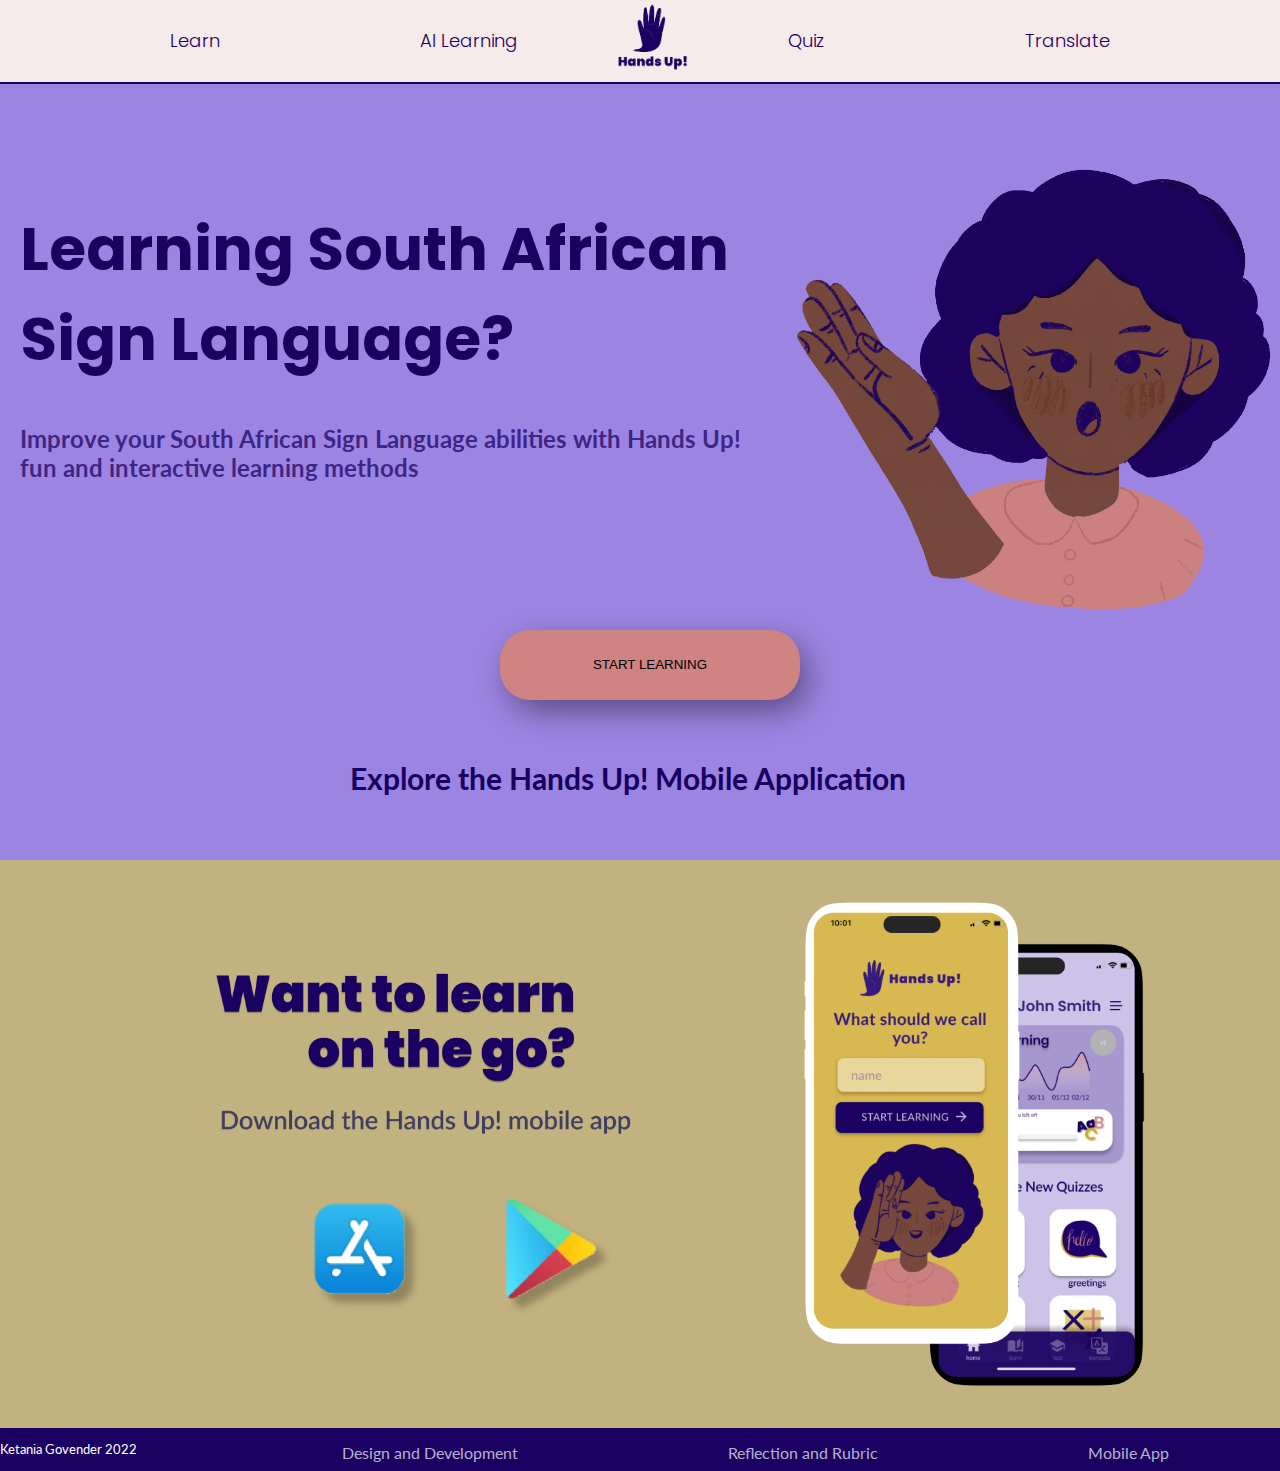
<file: index.html>
<!DOCTYPE html>
<html lang="en">
<head>
    <meta charset="UTF-8">
    <meta http-equiv="X-UA-Compatible" content="IE=edge">
    <meta name="viewport" content="width=device-width, initial-scale=1.0">
    <title> Hands Up! - A South African Sign Language Learning Application</title>
    <link rel="icon" href="assets/IMG_5470.PNG" type="image/x-icon">

    <!--INTERNAL SCRIPTS AND STYLES-->
    <link rel="stylesheet" href="index.css">
    <script src="js/design.js" async></script>
 <!--  <script src="js/main.js" async></script> --> 
</head>
<body>
    <header>
   
        <a href="pages/learn.html" id="navA"> Learn</a>
        <a href="pages/aigame.html" id="navA"> AI Learning</a>
        <a href="index.html" id="homeTitle"> <img src="src/navlogo.png" alt="navigation logo" id="navLogo"></a>
        <a href="pages/quiz.html" id="navA"> Quiz</a>
        <a href="pages/translate.html" id="navA"> Translate</a>
    
    </header>
<main id="main">
   <h1> </h1>

<section id="sectionA">
  <span><h1>Learning South African Sign Language?</h1>
<h2> Improve your South African Sign Language abilities with Hands Up! fun and interactive learning methods</h2></span>  
<img src="src/IMG_5520.GIF" alt="Woman signing Hello" style="max-width: 500px;" id="welcomeImg">

</section>
<button><a href="learn.html" id>START LEARNING</a></button>
<section id="sectionB">
  <h3>Explore the Hands Up! Mobile Application</h3>
  <img src="src/mobilebanner.png" alt="Ad to download the mobile application" id="mobileBanner">
    </section></main>

    <footer>
      <p id="footerName">Ketania Govender 2022</p>
      
      <a href="pages/dandd.html" id="footLinks" target="_blank"> Design and Development</a>
      <a href="pages/reflection.html" id="footLinks" target="_blank"> Reflection and Rubric</a>
      <a href="https://snack.expo.dev/@ketania/handsup" id="footLinks"> Mobile App</a>
    </footer>
</body>
</html>
</file>
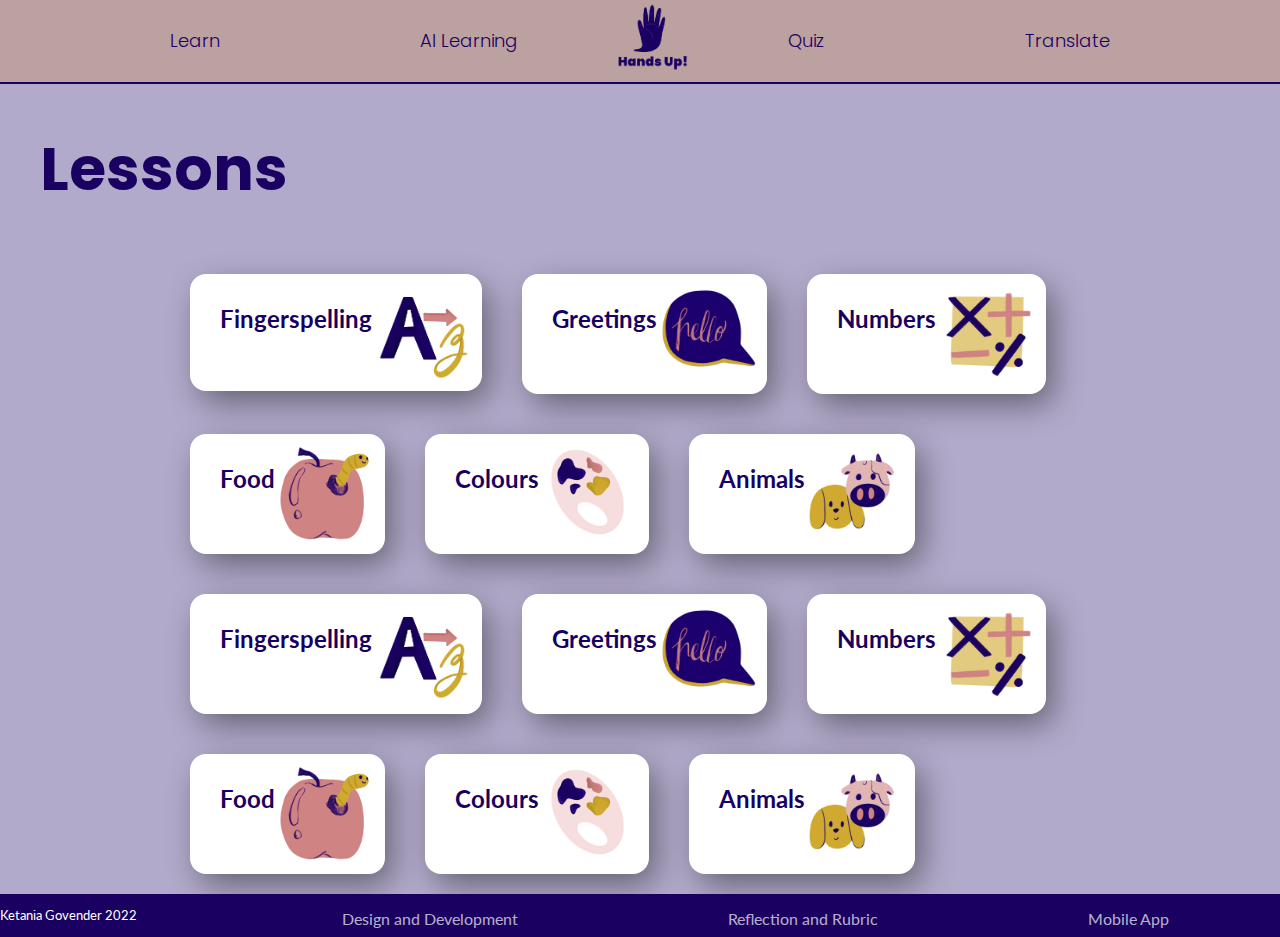
<file: pages/learn.html>
<!DOCTYPE html>
<html lang="en">
<head>
    <meta charset="UTF-8">
    <meta http-equiv="X-UA-Compatible" content="IE=edge">
    <meta name="viewport" content="width=device-width, initial-scale=1.0">
    <title> Lessons</title>
    <link rel="icon" href="../assets/IMG_5470.PNG" type="image/x-icon">

    <!--INTERNAL SCRIPTS AND STYLES-->
    <link rel="stylesheet" href="../styles/global.css">
   
 <!--  <script src="js/main.js" async></script> --> 
</head>
<body style="background-color: #18006155;">
    <header>
   
        <a href="learn.html" id="navA"> Learn</a>
        <a href="aigame.html" id="navA"> AI Learning</a>
        <a href="../index.html" id="homeTitle"> <img src="../src/navlogo.png" alt="navigation logo" id="navLogo"></a>
        <a href="quiz.html" id="navA"> Quiz</a>
        <a href="translate.html" id="navA"> Translate</a>
    
    </header>
<main id="main" >
    <h1> Lessons</h1>
<section id="lessonBox">
        <a href="alphabet.html" id="lessonLink">
    <article id="lessonArticle" >
<div id="lessonStuff"><h2>Fingerspelling</h2> <img src="../src/IMG_5521.PNG" alt="A to Z illustration" id="lessonCardImg"></div>

    </article></a>
    <article id="lessonArticle">
        <div id="lessonStuff"><h2>Greetings</h2> <img src="../src/IMG_5522.PNG" alt="A to Z illustration" id="lessonCardImg"></div>
        
            </article>
            <article id="lessonArticle">
                <div id="lessonStuff"><h2>Numbers</h2> <img src="../src/IMG_5523 (1).JPG" alt="A to Z illustration" id="lessonCardImg"></div>
               
                    </article>
</section>
<section id="lessonBox">

    <article id="lessonArticle">
<div id="lessonStuff"><h2>Food</h2> <img src="../src/IMG_5527.PNG" alt="A to Z illustration" id="lessonCardImg"></div>

    </article>
    <article id="lessonArticle">
        <div id="lessonStuff"><h2>Colours</h2> <img src="../src/IMG_5526.PNG" alt="A to Z illustration" id="lessonCardImg"></div>
        
            </article>
            <article id="lessonArticle">
                <div id="lessonStuff"><h2>Animals</h2> <img src="../src/IMG_5525.PNG" alt="A to Z illustration" id="lessonCardImg"></div>
               
                    </article>
                    
</section>

<section id="lessonBox">

    <article id="lessonArticle">
<div id="lessonStuff"><h2>Fingerspelling</h2> <img src="../src/IMG_5521.PNG" alt="A to Z illustration" id="lessonCardImg"></div>

    </article>
    <article id="lessonArticle">
        <div id="lessonStuff"><h2>Greetings</h2> <img src="../src/IMG_5522.PNG" alt="A to Z illustration" id="lessonCardImg"></div>
        
            </article>
            <article id="lessonArticle">
                <div id="lessonStuff"><h2>Numbers</h2> <img src="../src/IMG_5523 (1).JPG" alt="A to Z illustration" id="lessonCardImg"></div>
               
                    </article>
</section>

<section id="lessonBox">

    <article id="lessonArticle">
<div id="lessonStuff"><h2>Food</h2> <img src="../src/IMG_5527.PNG" alt="A to Z illustration" id="lessonCardImg"></div>

    </article>
    <article id="lessonArticle">
        <div id="lessonStuff"><h2>Colours</h2> <img src="../src/IMG_5526.PNG" alt="A to Z illustration" id="lessonCardImg"></div>
        
            </article>
            <article id="lessonArticle">
                <div id="lessonStuff"><h2>Animals</h2> <img src="../src/IMG_5525.PNG" alt="A to Z illustration" id="lessonCardImg"></div>
               
                    </article>
                    
</section>


</main>
<footer>
    <p id="footerName">Ketania Govender 2022</p>
    
    <a href="../pages/dandd.html" id="footLinks" target="_blank"> Design and Development</a>
    <a href="../pages/reflection.html" id="footLinks" target="_blank"> Reflection and Rubric</a>
    <a href="https://snack.expo.dev/@ketania/handsup" id="footLinks"> Mobile App</a>
  </footer>
</body>
</html>
</file>
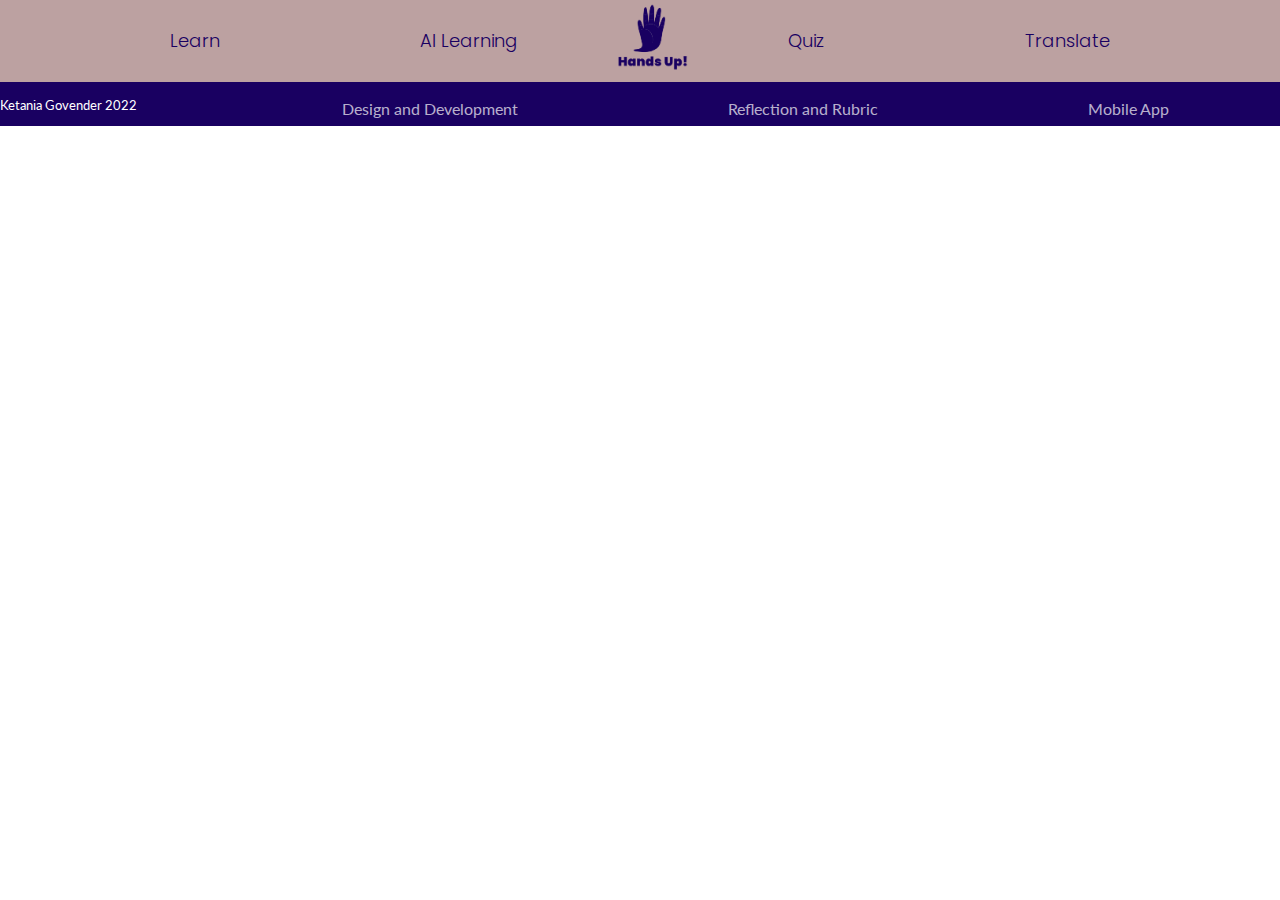
<file: pages/quiz.html>
<!DOCTYPE html>
<html lang="en">
<head>
    <meta charset="UTF-8">
    <meta http-equiv="X-UA-Compatible" content="IE=edge">
    <meta name="viewport" content="width=device-width, initial-scale=1.0">
    <title> Lessons</title>
    <link rel="icon" href="../assets/IMG_5470.PNG" type="image/x-icon">

    <!--INTERNAL SCRIPTS AND STYLES-->
    <link rel="stylesheet" href="../styles/global.css">
   
 <!--  <script src="js/main.js" async></script> --> 
</head>
<body>
    <header>
   
        <a href="learn.html" id="navA"> Learn</a>
        <a href="aigame.html" id="navA"> AI Learning</a>
        <a href="../index.html" id="homeTitle"> <img src="../src/navlogo.png" alt="navigation logo" id="navLogo"></a>
        <a href="quiz.html" id="navA"> Quiz</a>
        <a href="translate.html" id="navA"> Translate</a>
    
    </header>
<main id="main">
</main>
<footer>
    <p id="footerName">Ketania Govender 2022</p>
    
    <a href="../pages/dandd.html" id="footLinks" target="_blank"> Design and Development</a>
    <a href="../pages/reflection.html" id="footLinks" target="_blank"> Reflection and Rubric</a>
    <a href="https://snack.expo.dev/@ketania/handsup" id="footLinks"> Mobile App</a>
  </footer>
</body>
</html>
</file>
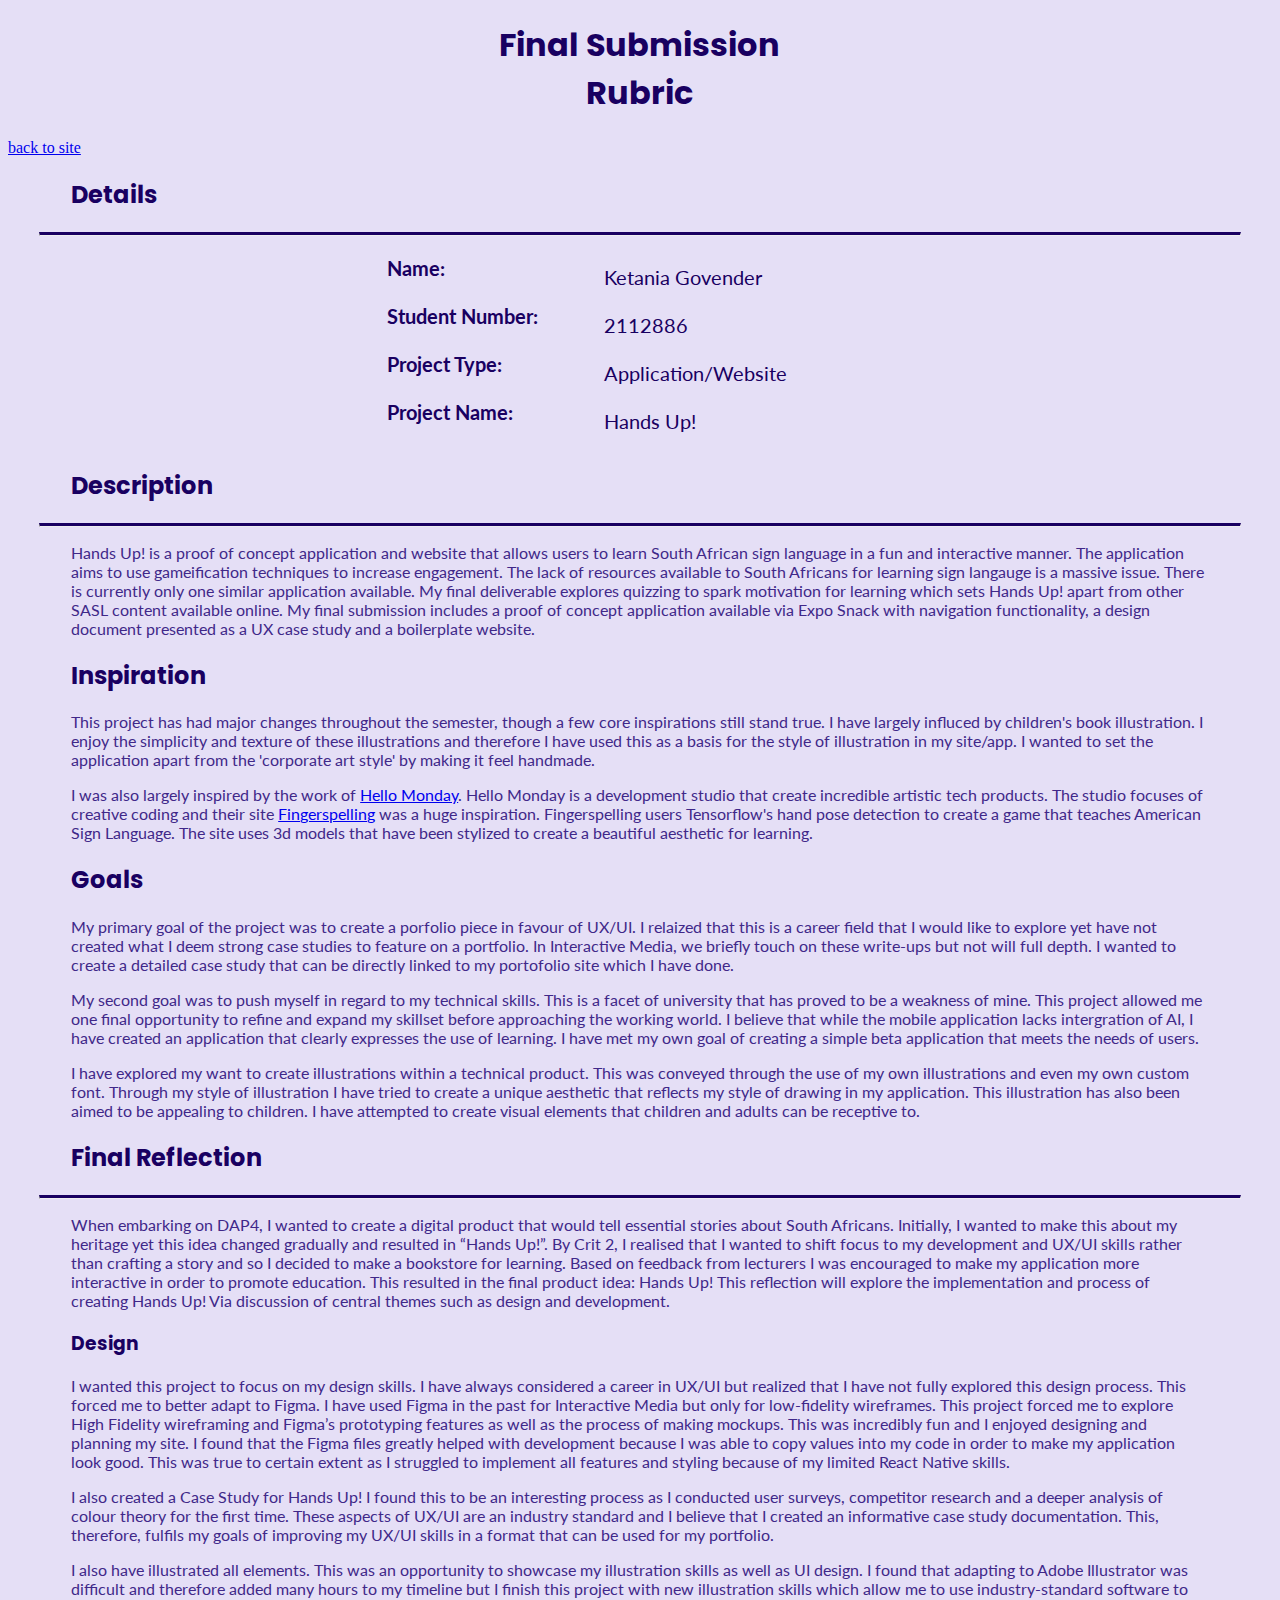
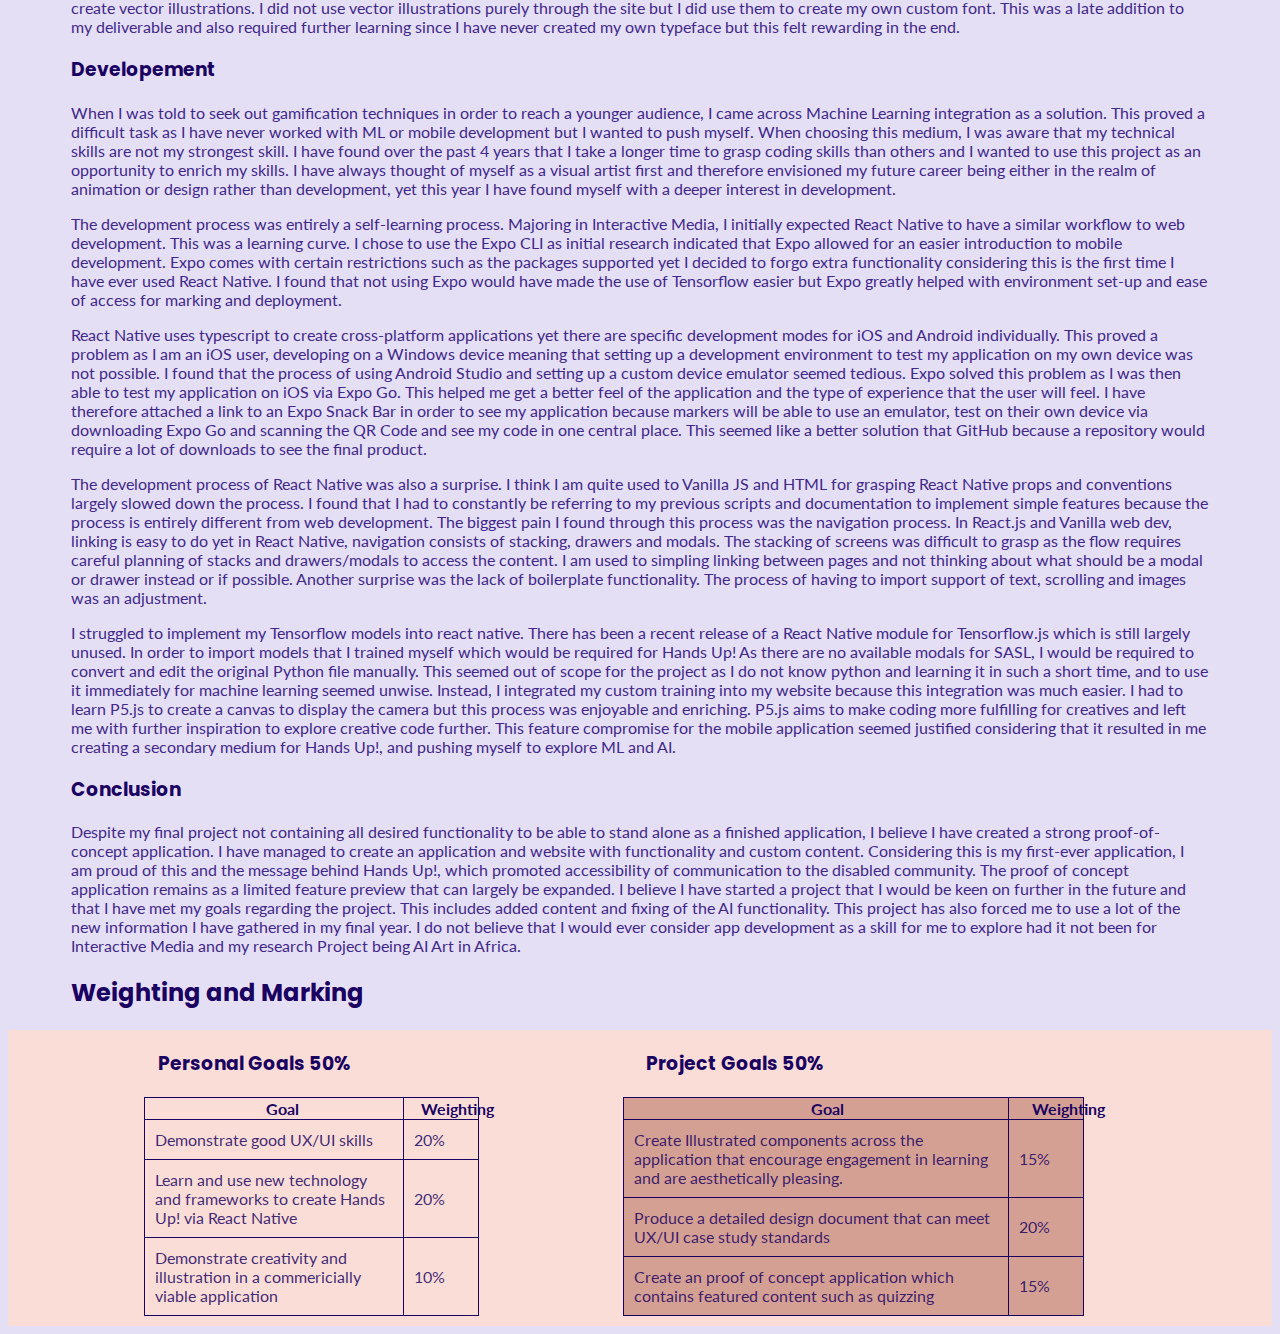
<file: pages/reflection.html>
<!DOCTYPE html>
<html lang="en">
<head>
    <meta charset="UTF-8">
    <meta http-equiv="X-UA-Compatible" content="IE=edge">
    <meta name="viewport" content="width=device-width, initial-scale=1.0">
    <title> Rubric and Reflection</title>
    <link rel="icon" href="../assets/IMG_5473.PNG" type="image/x-icon">

    <link rel="stylesheet" href="../styles/ref.css">
 
</head>
<body>

    <main id="main">
       
    <h1 class="h-entry p-name p-title"> Final Submission Rubric

    </h1>
    <a href="https://hands-up-sign-language.netlify.app/"> back to site</a>
 <h2> Details</h2>
 <hr>

 <section id="overview" class="h-card">
<dl>
    <dt>Name:</dt>
    <dd>Ketania Govender</dd>
    <dt>Student Number:</dt>
    <dd>2112886</dd>
    <dt>Project Type:</dt>
    <dd>Application/Website</dd>
    <dt>Project Name: </dt>
    <dd>Hands Up!</dd>
</dl>
 </section>

 <h2 class="h-entry">Description</h2>
 <hr>
 <p class="e-content"> Hands Up! is a proof of concept application and website that allows users to learn South African sign language in a fun and interactive manner.
    The application aims to use gameification techniques to increase engagement. The lack of resources available to South Africans for learning sign langauge is a massive issue.
    There is currently only one similar application available. My final deliverable explores quizzing to spark motivation for learning which 
    sets Hands Up! apart from other SASL content available online. My final submission includes a proof of concept application available via Expo Snack with navigation functionality, a design document presented as a UX case study and 
    a boilerplate website.
 </p>

 <h2 class="h-entry">Inspiration</h2>
<p>
 This project has had major changes throughout the semester, though a few core inspirations still stand true. I have largely influced by children's book illustration. I enjoy 
 the simplicity and texture of these illustrations and therefore I have used this as a basis for the style of illustration in my site/app. I wanted to set the application apart 
 from the 'corporate art style' by making it feel handmade. </p>


 
 <p class="e-content"> I was also largely inspired by the work of <a href="https://www.hellomonday.com/" target="_blank"> Hello Monday</a>. Hello Monday is a development studio that create incredible 
    artistic tech products. The studio focuses of creative coding and their site <a href="https://fingerspelling.xyz/" target="_blank"> Fingerspelling</a> was a huge inspiration. Fingerspelling users
    Tensorflow's hand pose detection to create a game that teaches American Sign Language. The site uses 3d models that have been stylized to create a beautiful aesthetic for learning.</p>

 <h2 class="h-entry">Goals</h2>
 
 <p class="e-content"> My primary goal of the project was to create a porfolio piece in favour of UX/UI. I relaized that this is a career field that I would like 
    to explore yet have not created what I deem strong case studies to feature on a portfolio. In Interactive Media, we briefly touch on these write-ups but not will full depth. I 
wanted to create a detailed case study that can be directly linked to my portofolio site which I have done.  </p>
<p>My second goal was to push myself in regard to my technical skills. This is a facet of university that has proved to be a weakness of mine. This project allowed me one final 
    opportunity to refine and expand my skillset before approaching the working world. I believe that while the mobile application lacks intergration of AI, I have created an application that 
    clearly expresses the use of learning. I have met my own goal of creating a simple beta application that meets the needs of users. 
</p>
<p>I have explored my want to create illustrations within a technical product. This was conveyed through the use of my own illustrations and even my own custom font. Through my style of illustration I have tried to create a 
    unique aesthetic that reflects my style of drawing in my application. This illustration has also been aimed to be appealing to children. I have attempted to create visual elements that children and adults can be receptive to. 
</p>

<h2 class="h-entry"> Final Reflection</h2>
 <hr>
 <p class="e-content">When embarking on DAP4, I wanted to create a digital product that would tell essential stories about South Africans. Initially, I wanted to make this about my heritage yet this idea changed gradually and resulted in “Hands Up!”. By Crit 2, I realised that I wanted to shift focus to my development and UX/UI skills rather than crafting a story and so I decided to make a bookstore for learning. Based on feedback from lecturers I was encouraged to make my application more interactive in order to promote education. This resulted in the final product idea: Hands Up!

    This reflection will explore the implementation and process of creating Hands Up! Via discussion of central themes such as design and development. 
    
    </p>

    <h3>Design</h3>
 <p class="e-content">I wanted this project to focus on my design skills. I have always considered a career in UX/UI but realized that I have not fully explored this design process. This forced me to better adapt to Figma. I have used Figma in the past for Interactive Media but only for low-fidelity wireframes. This project forced me to explore High Fidelity wireframing and Figma’s prototyping features as well as the process of making mockups. This was incredibly fun and I enjoyed designing and planning my site. I found that the Figma files greatly helped with development because I was able to copy values into my code in order to make my application look good. This was true to certain extent as I struggled to implement all features and styling because of my limited React Native skills. 
</p>
 <p class="e-content">I also created a Case Study for Hands Up! I found this to be an interesting process as I conducted user surveys, competitor research and a deeper analysis of colour theory for the first time. These aspects of UX/UI are an industry standard and I believe that I created an informative case study documentation. This, therefore, fulfils my goals of improving my UX/UI skills in a format that can be used for my portfolio. 

</p>
 <p class="e-content">I also have illustrated all elements. This was an opportunity to showcase my illustration skills as well as UI design. I found that adapting to Adobe Illustrator was difficult and therefore added many hours to my timeline but I finish this project with new illustration skills which allow me to use industry-standard software to create vector illustrations. I did not use vector illustrations purely through the site but I did use them to create my own custom font. This was a late addition to my deliverable and also required further learning since I have never created my own typeface but this felt rewarding in the end. 
</p>
<h3>Developement</h3>
 <p class="e-content">When I was told to seek out gamification techniques in order to reach a younger audience, I came across Machine Learning integration as a solution. This proved a difficult task as I have never worked with ML or mobile development but I wanted to push myself. When choosing this medium, I was aware that my technical skills are not my strongest skill. I have found over the past 4 years that I take a longer time to grasp coding skills than others and I wanted to use this project as an opportunity to enrich my skills. I have always thought of myself as a visual artist first and therefore envisioned my future career being either in the realm of animation or design rather than development, yet this year I have found myself with a deeper interest in development. 
</p>
 <p class="e-content">
    The development process was entirely a self-learning process. Majoring in Interactive Media, I initially expected React Native to have a similar workflow to web development. This was a learning curve. I chose to use the Expo CLI as initial research indicated that Expo allowed for an easier introduction to mobile development. Expo comes with certain restrictions such as the packages supported yet I decided to forgo extra functionality considering this is the first time I have ever used React Native. I found that not using Expo would have made the use of Tensorflow easier but Expo greatly helped with environment set-up and ease of access for marking and deployment.
    </p> 
 <p class="e-content">React Native uses typescript to create cross-platform applications yet there are specific development modes for iOS and Android individually. This proved a problem as I am an iOS user, developing on a Windows device meaning that setting up a development environment to test my application on my own device was not possible. I found that the process of using Android Studio and setting up a custom device emulator seemed tedious. Expo solved this problem as I was then able to test my application on iOS via Expo Go. This helped me get a better feel of the application and the type of experience that the user will feel. I have therefore attached a link to an Expo Snack Bar in order to see my application because markers will be able to use an emulator, test on their own device via downloading Expo Go and scanning the QR Code and see my code in one central place. This seemed like a better solution that GitHub because a repository would require a lot of downloads to see the final product.

</p>
 <p class="e-content">The development process of React Native was also a surprise. I think I am quite used to Vanilla JS and HTML for grasping React Native props and conventions largely slowed down the process. I found that I had to constantly be referring to my previous scripts and documentation to implement simple features because the process is entirely different from web development. The biggest pain I found through this process was the navigation process. In React.js and Vanilla web dev, linking is easy to do yet in React Native, navigation consists of stacking, drawers and modals. The stacking of screens was difficult to grasp as the flow requires careful planning of stacks and drawers/modals to access the content. I am used to simpling linking between pages and not thinking about what should be a modal or drawer instead or if possible. 
    Another surprise was the lack of boilerplate functionality. The process of having to import support of text, scrolling and images was an adjustment. 
    </p> 
 <p class="e-content"> 
    I struggled to implement my Tensorflow models into react native. There has been a recent release of a React Native module for Tensorflow.js which is still largely unused. In order to import models that I trained myself which would be required for Hands Up! As there are no available modals for SASL, I would be required to convert and edit the original Python file manually. This seemed out of scope for the project as I do not know python and learning it in such a short time, and to use it immediately for machine learning seemed unwise. Instead, I integrated my custom training into my website because this integration was much easier. I had to learn P5.js to create a canvas to display the camera but this process was enjoyable and enriching. P5.js aims to make coding more fulfilling for creatives and left me with further inspiration to explore creative code further. This feature compromise for the mobile application seemed justified considering that it resulted in me creating a secondary medium for Hands Up!, and pushing myself to explore ML and AI. 
    
    </p>
    <h3>Conclusion</h3>
 <p class="e-content">Despite my final project not containing all desired functionality to be able to stand alone as a finished application, I believe I have created a strong proof-of-concept application. I have managed to create an application and website with functionality and custom content. Considering this is my first-ever application, I am proud of this and the message behind Hands Up!, which promoted accessibility of communication to the disabled community. The proof of concept application remains as a limited feature preview that can largely be expanded. I believe I have started a project that I would be keen on further in the future and that I have met my goals regarding the project. This includes
    added content and fixing of the AI functionality. This project has also forced me to use a lot of the new information I have gathered in my final year. I do not believe that I would ever consider app development as a skill for me to explore had it not been for Interactive Media and my research Project being AI Art in Africa. 
</p>
 <h2 class="h-entry">Weighting and Marking</h2>

<section id="tables">
<article>
    <h3> Personal Goals 50%</h3>
    <table>
        <tr>
            <th>Goal</th>
            <th>Weighting</th>
        </tr>
        <tr>
            <td> Demonstrate good UX/UI skills</td>
            <td>20%</td>
        </tr>
        <tr>
            <td>Learn and use new technology and frameworks to create Hands Up! via React Native </td>
            <td>20%</td>
        </tr>
        <tr>
            <td>Demonstrate creativity and illustration in a commericially viable application</td>
            <td>10%</td>
        </tr>
    </table>
</article>

<article>
<h3> Project Goals 50%</h3>
    <table style="background-color: rgb(213, 160, 148);">
        <tr>
            <th>Goal</th>
            <th>Weighting</th>
        </tr>
        <tr>
            <td> Create Illustrated components across the application that encourage engagement in learning and are aesthetically pleasing.</td>
            <td>15%</td>
        </tr>
        <tr>
            <td>Produce a detailed design document that can meet UX/UI case study standards</td>
            <td>20%</td>
        </tr>
        <tr>
            <td>Create an proof of concept application which contains featured content such as quizzing </td>
            <td>15%</td>
        </tr>
    </table>
</article>

</section>
</main>
</body>
</html>
</file>
<file: index.css>
@import url('https://fonts.googleapis.com/css2?family=Lato:wght@400;700&family=Poppins:ital,wght@0,600;0,700;0,900;1,400&display=swap');

/*scroll bar */

header{
    display: inline-flex;
    justify-content: center;
    align-content: center;
    font-family: 'Poppins', sans-serif;
    font-weight: 300;
    font-size: 18px;
    color: #1a0069;
    text-decoration: none;
    border-bottom: 2px solid #190061;
    width: 100%;
    background-color: #cf83832b;
    top: 0;
    margin: none;

  
}
body{
    padding: 0;
    margin: 0;
    overflow-x: hidden;
    
}
#navA{
    text-decoration: none;
    padding-left: 100px;
    padding-right: 100px;
  align-self: center;
   justify-self: center;
   color: #190061 ;
}
#navLogo{
    max-width: 70px;
 }
h1{
    font-family: 'Poppins';
    color: #190061;
    padding-left: 20px;
    font-size: 60px;
    z-index: 2;
}
h2{
    font-family: 'Lato';
    color: #180061bb;  
    padding-left: 20px;
}
footer{
    display: inline-flex;
    background-color: #190061;
    width: 100%;
}
#footerName{
    color: white;
    font-family: 'Lato';
    font-size: smaller;
}
#footLinks{
    padding: 5px;
margin-top: 10px;
    margin-left: 200px;
    font-family: 'Lato';
    color: rgba(255, 255, 255, 0.707);
}
a #footLinks :hover{
    color: #CF8383;
    text-decoration: underline;
}
/*==================================Individual page stuff*/
#sectionA{
    display: flex;
    flex-direction: row;
}
#sectionB{
    display: flex;
    flex-direction: column;
}
h3{
    font-family: 'Lato';
    color: #180061;
    font-size: 30px;
   padding-left: 700px;
   width: 100%;
   height: 100px;
   align-self: center;
   justify-self: center;
   
   transform: translateY(30px);
}
#welcomeImg{
    z-index: 1;
transform: translateX(20);
}
button{
    max-width: 300px;
    height: 70px;
    padding: 10px;
    margin-left: 500px;
    background-color: #CF8383;
    border-radius: 30px;
    border: #CF8383;
    text-decoration: none;
    color: black;
    box-shadow: 8px 12px 33px -2px rgba(0,0,0,0.45);
-webkit-box-shadow: 8px 12px 33px -2px rgba(0,0,0,0.45);
-moz-box-shadow: 8px 12px 33px -2px rgba(0,0,0,0.45);
}
a{
    text-decoration: none;
    color: inherit;
}
#buttonA{
    color:inherit;
    text-decoration: none;
    font-size: 24px;
    
}
#mobileBanner{
max-width: 100%;
padding: 0;
margin: 0;
}
main{
    max-width: 100%;
    display: flex;
    flex-direction: column;
    margin: 0;
    background-color: #9c84e2;
}
</file>
<file: styles/global.css>
@import url('https://fonts.googleapis.com/css2?family=Lato:wght@400;700&family=Poppins:ital,wght@0,600;0,700;0,900;1,400&display=swap');

/*scroll bar */

header{
    display: inline-flex;
    justify-content: center;
    align-content: center;
    font-family: 'Poppins', sans-serif;
    font-weight: 300;
    font-size: 18px;
    color: #1a0069;
    text-decoration: none;
    border-bottom: 2px solid #190061;
    width: 100%;
    background-color: #bca1a1;
    top: 0;
    margin: none;

  
}
canvas {
    display: block;
  }
footer{
    display: inline-flex;
    background-color: #190061;
    width: 100%;
}
#footerName{
    color: white;
    font-family: 'Lato';
    font-size: smaller;
}
#footLinks{
    padding: 5px;
margin-top: 10px;
    margin-left: 200px;
    font-family: 'Lato';
    color: rgba(255, 255, 255, 0.707);
}
a #footLinks :hover{
    color: #CF8383;
    text-decoration: underline;
}
body{
    padding: 0;
    margin: 0;
    overflow-x: hidden;
    
}
#navA{
    text-decoration: none;
    padding-left: 100px;
    padding-right: 100px;
  align-self: center;
   justify-self: center;
   color: #190061 ;
}
#navLogo{
    max-width: 70px;
 }
h1{
    font-family: 'Poppins';
    color: #190061;
    padding-left: 40px;
    font-size: 60px;
    z-index: 2;
}
h2{
    font-family: 'Lato';
    color: #180061;  
    padding-left: 20px;
}
#lessonBox{
    display: inline-flex;
  padding-left: 170px;
}
#lessonArticle{
    background-color: white;
    margin: 20px;
    padding: 10px;
    border-radius: 16px;
    box-shadow: 8px 12px 33px -2px rgba(0,0,0,0.45);
    -webkit-box-shadow: 8px 12px 33px -2px rgba(0,0,0,0.45);
    -moz-box-shadow: 8px 12px 33px -2px rgba(0,0,0,0.45);
}
#lessonLink :hover{
    background-color: rgba(196, 142, 140, 0.495);
  
}
#lessonCardImg{
    max-width: 100px;
    padding-left: 30x;
}
#lessonStuff{
    display: inline-flex;
}

#lessonSub{
    padding-top: none;
    margin-top: none;
}


a{
    text-decoration: none;
}
</file>
<file: styles/ref.css>
@import url('https://fonts.googleapis.com/css2?family=Lato:wght@400;700&family=Poppins:ital,wght@0,600;0,700;0,900;1,400&display=swap');
header{
  display: inline-flex;
  justify-content: center;
  align-content: center;
  font-family: 'Poppins', sans-serif;
  font-size: 20px;
  color: #1a0069;
  text-decoration: none;

}

.navImgA{
max-width: 60px;
padding: 0;
margin: none;
transform: translateY(-20px);
transform: translateX(20px);
z-index: -1;
}
.navTitle{
  text-decoration: none;
padding-top: 5%;
padding-left: 20%;
color: inherit;
z-index: 2;
}
nav{
  display: inline-flex;
position: absolute;
left: 60%;
z-index: 2;
}

.ulNav{
  display: inline-flex;
  text-decoration: none;
  list-style: none;


}
.liNav{
  padding-left: 20px;
  padding-right: 20px;
}
.aNav{
  text-decoration: none;
  color: inherit;
}
.aNav:hover{
  color: #5c6a55;
  text-decoration: underline;
}
.aNav :active{
  color: #5c6a55;
  text-decoration: underline;
}


footer{
  display: flex;
  align-self: center;
  justify-content: center;

  font-family: 'Lato', sans-serif;
  font-size: small;
  background-color: #cf8383;
  width: 100%;
  margin: 0;
  display: flex;
  align-items: center;
  max-height: 40px;
}

/*footer*/
.universalFoot{
  position: relative;
  bottom: 0;
  z-index: 2;
  padding: none;
  margin: none;
}
.ulFoot{
  display: inline-flex;
  text-decoration: none;
  list-style: none;
  color: inherit;
  color:#1a0069;


}
.liFoot{
  padding-right: 10px;
  color: inherit;
  color:#1a0069;
}
.aFoot{
  color:#1a0069;
  text-decoration: none;
  color: inherit;

}
.aFoot :hover{
  text-decoration: underline;
  color: #b08714;
}
.credits{
  color:#1a0069;
}

body{
    background-color: #6b4bcc2d;
    display: flexbox;
    flex-direction: column;
}
dl{
  align-self: center;
  padding-left: 30%;
  font-family: 'Lato', sans-serif;
    color: #190061;
    font-size: 20px;
}
dt{
  align-self: center;
  font-family: 'Lato', sans-serif;
  font-weight: bold;
}
dd{
  padding-left: 20%;
  transform: translateY(-15px);
}
h1{
    font-family: 'Poppins', sans-serif;
    color: #190061;
    align-content: center;
 margin-left: 35%;
    justify-content: center;
   max-width: 30%;
   text-align: center;

}
h2{
    font-family: 'Poppins', sans-serif;
    color: #190061; 
    padding-left: 5%;
}
h3{
    font-family: 'Poppins', sans-serif;
    color: #190061; 
    padding-left: 5%;
}
table, td, th {
    border: 1px solid #190061;
    font-family: 'Lato';
    color: #190061;
    padding-left: 5%;

  }
  td{
    color: #180061d6;
    padding: 10px;

  }
  table {
    width: 100%;
    border-collapse: collapse;
    max-width: 70%;
    margin: 10px;
  }
  #tables{
    display: inline-flex;
    align-items: center;
    justify-items: center;
    padding-left: 10%;
    background-color: rgb(250, 221, 215);

  }

  hr{
    
    border-top: 3px solid #190061;
    max-width: 95%;
  }

p{
  font-family: 'Lato', sans-serif;
  color: #402889;
  font-size: 16px;
  max-width: 90%;
  padding-left: 5%;
}
</file>
